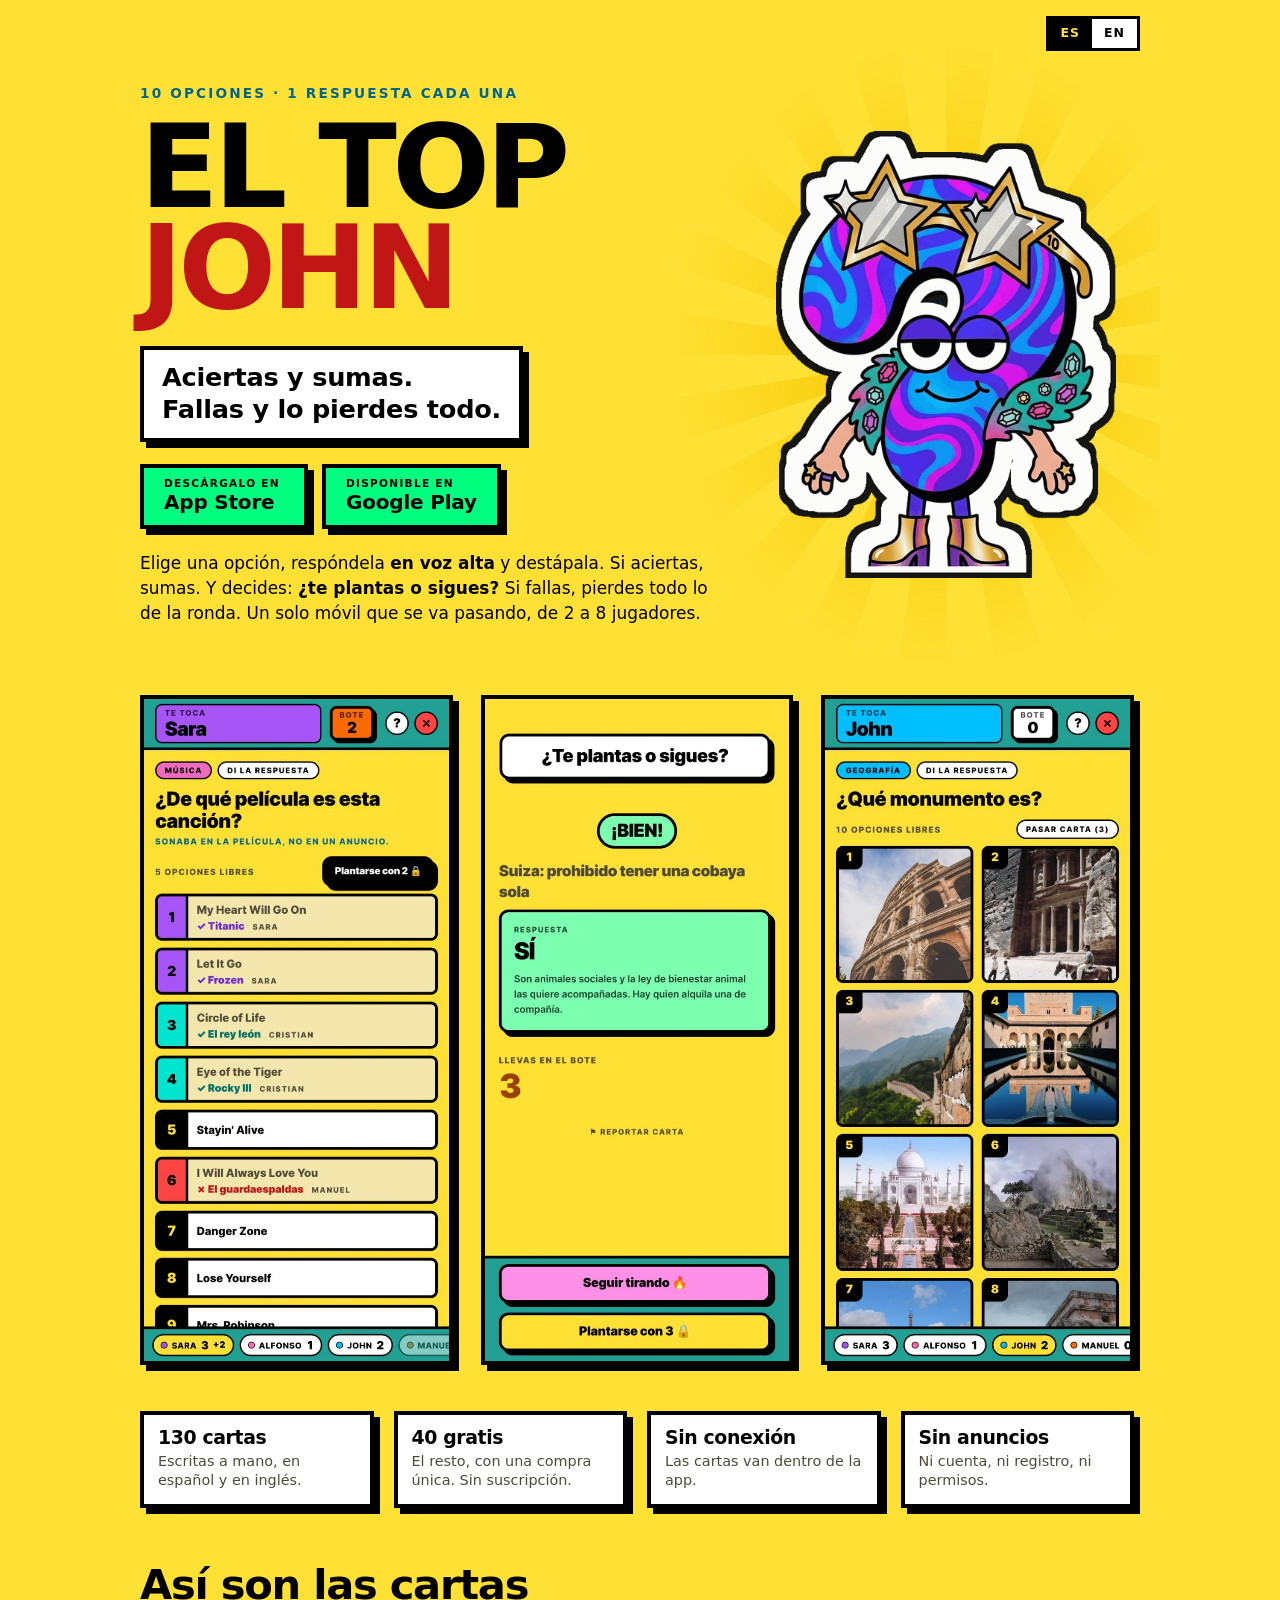
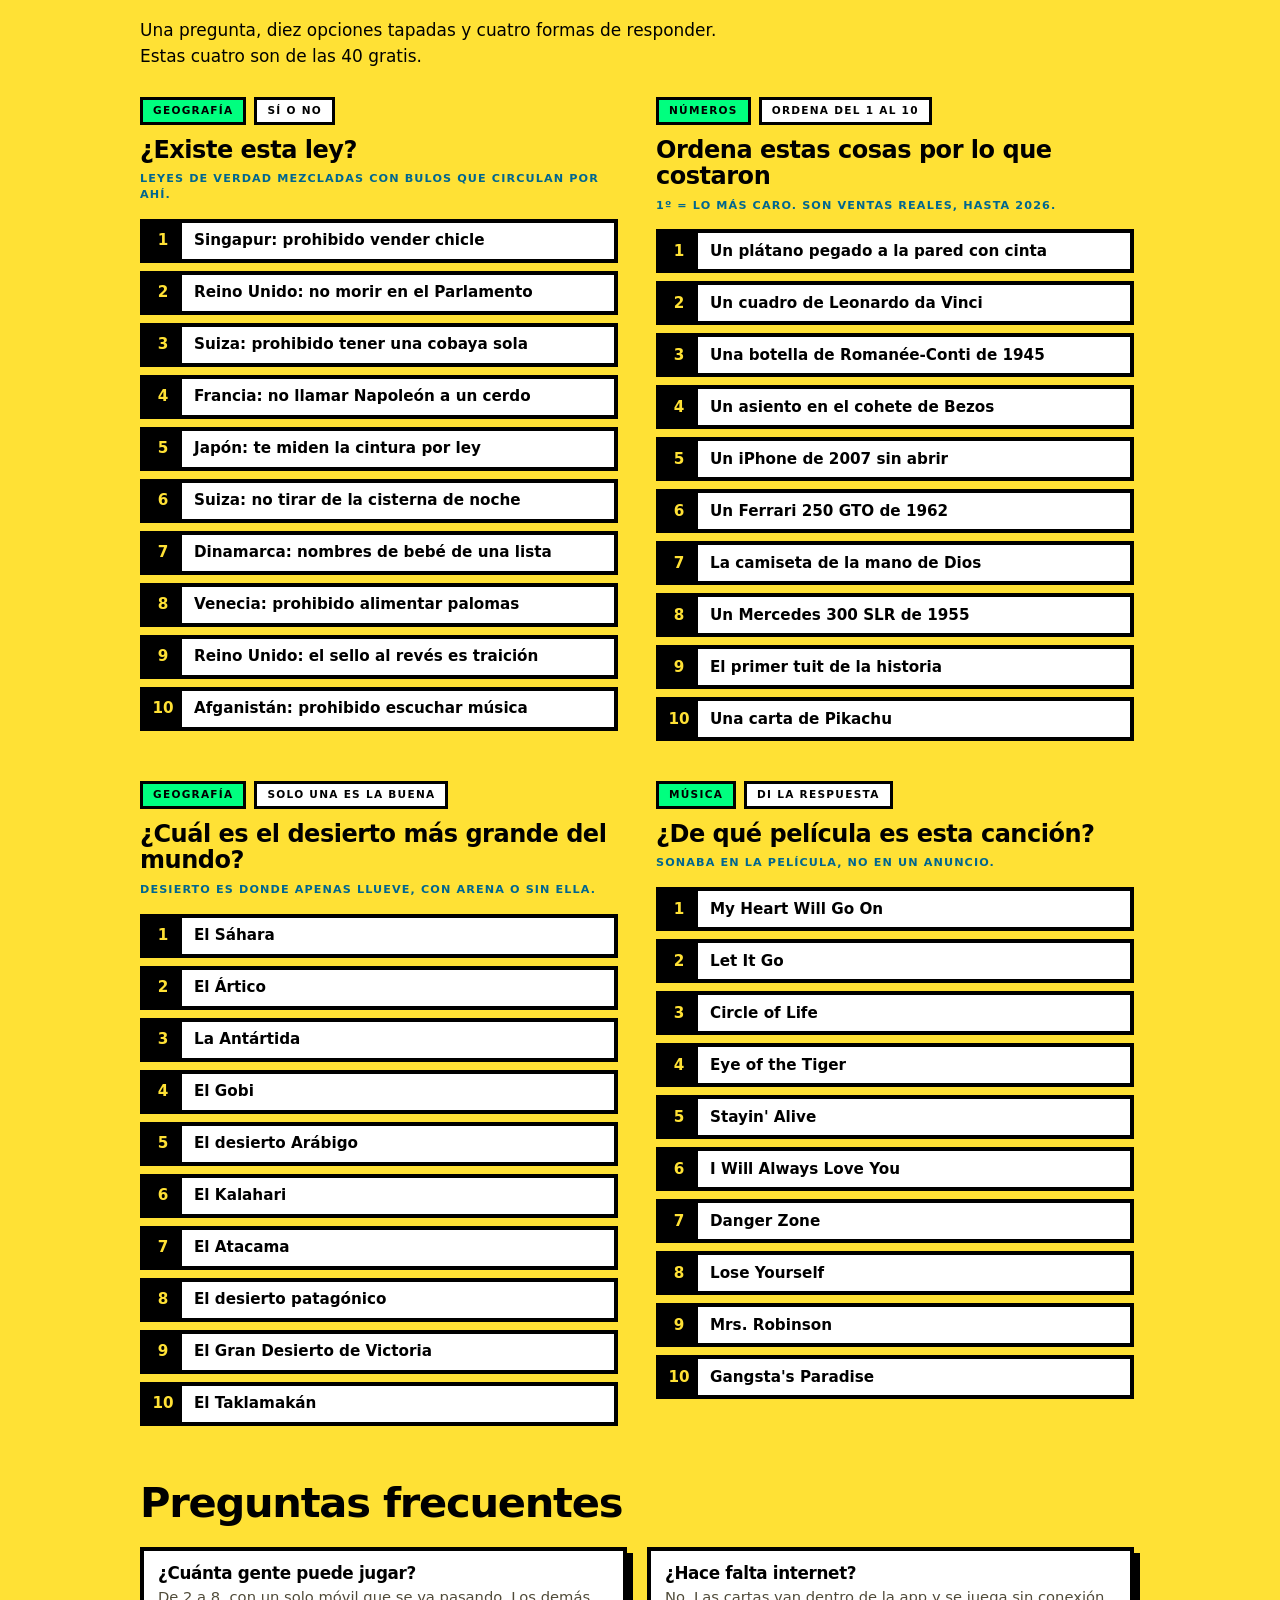
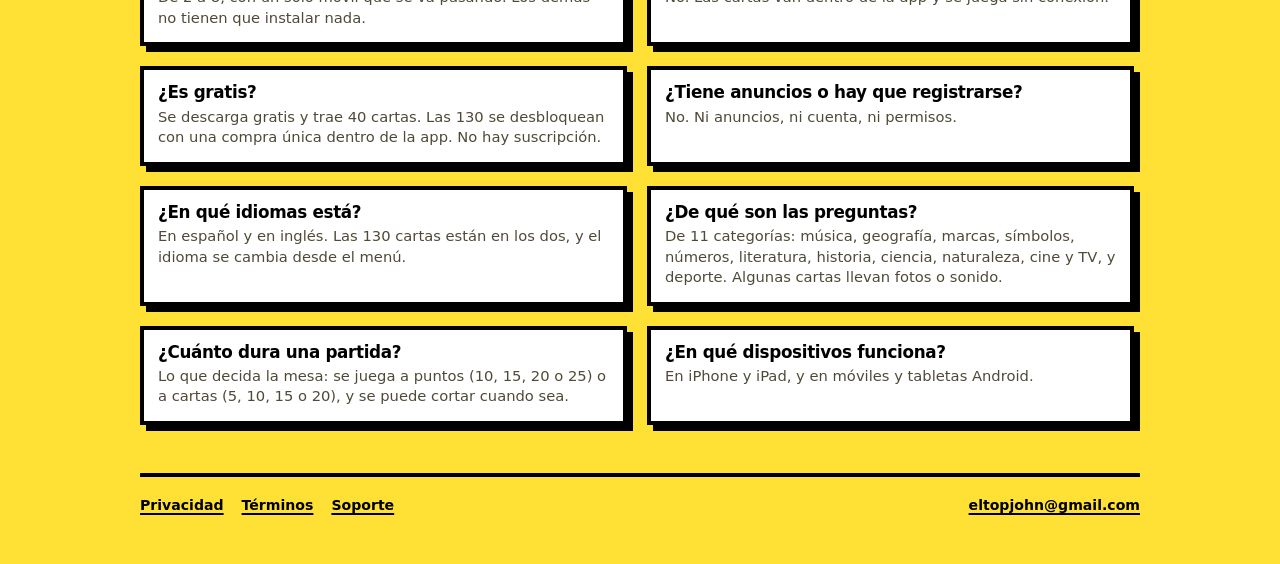
<file: index.html>
<!doctype html>
<!-- Generado por tools/paginas.js desde tools/pagina.html. No editar aquí. -->
<html lang="es">
<head>
<meta charset="utf-8">
<meta name="viewport" content="width=device-width, initial-scale=1">
<meta name="google-site-verification" content="kR1hlnaJQ_j4c9ArUrhktxRo4bKIyARJ1yvNMbyUpy0">
<title>EL TOP JOHN — juego de preguntas para grupos</title>
<meta name="description" content="Cartas de 10 opciones, un solo móvil y un bote que se pierde entero si fallas. Para iPhone y Android, en español e inglés, sin anuncios y sin cuenta.">

<script src="./assets/go.js"></script>

<meta property="og:type" content="website">
<meta property="og:site_name" content="EL TOP JOHN">
<meta property="og:locale" content="es_ES">
<meta property="og:title" content="EL TOP JOHN — 10 opciones, 1 respuesta cada una">
<meta property="og:description" content="Aciertas y sumas. Fallas y lo pierdes todo. Un juego de preguntas para la mesa, con un solo móvil.">
<meta property="og:url" content="https://eltopjohn.github.io/">
<meta property="og:image" content="https://eltopjohn.github.io/assets/og-es.jpg">
<meta property="og:image:width" content="1200">
<meta property="og:image:height" content="630">
<meta name="twitter:card" content="summary_large_image">

<link rel="canonical" href="https://eltopjohn.github.io/">
<link rel="alternate" hreflang="es" href="https://eltopjohn.github.io/">
<link rel="alternate" hreflang="en" href="https://eltopjohn.github.io/en/">
<link rel="alternate" hreflang="x-default" href="https://eltopjohn.github.io/en/">

<script type="application/ld+json">
{
  "@context": "https://schema.org",
  "@type": ["VideoGame", "MobileApplication"],
  "name": "EL TOP JOHN",
  "url": "https://eltopjohn.github.io/",
  "image": "https://eltopjohn.github.io/assets/og-es.jpg",
  "description": "Juego de preguntas para grupos de 2 a 8 personas con un solo móvil que se va pasando. Cada carta tiene 10 opciones: si aciertas, sumas al bote y decides si te plantas o sigues; si fallas, lo pierdes entero. 130 cartas en 11 categorías, en español e inglés. Se juega sin conexión, sin anuncios y sin cuenta.",
  "inLanguage": ["es", "en"],
  "genre": ["Trivia", "Juego de preguntas", "Juego para grupos"],
  "applicationCategory": "GameApplication",
  "operatingSystem": "iOS, Android",
  "gamePlatform": ["iOS", "Android"],
  "playMode": "https://schema.org/MultiPlayer",
  "numberOfPlayers": { "@type": "QuantitativeValue", "minValue": 2, "maxValue": 8 },
  "offers": {
    "@type": "Offer",
    "price": "0",
    "priceCurrency": "EUR",
    "description": "Gratis con 40 cartas. Las 130 se desbloquean con una compra única, sin suscripción."
  },
  "installUrl": [
    "https://apps.apple.com/app/id6809137317",
    "https://play.google.com/store/apps/details?id=com.gestiamigos.eltopjohn"
  ]
}
</script>

<meta name="theme-color" content="#FFE135">
<meta name="apple-itunes-app" content="app-id=6809137317">
<link rel="icon" href="./assets/favicon.png">
<link rel="apple-touch-icon" href="./assets/icon-180.png">
<link rel="stylesheet" href="./assets/styles.css">
</head>
<body>
<div class="page">

  <header class="top">
    <nav class="langs" aria-label="Idioma">
      <a href="./" hreflang="es" data-set-lang="es" aria-current="page">ES</a>
      <a href="./en/" hreflang="en" data-set-lang="en">EN</a>
    </nav>
  </header>

  <main>
    <div class="hero">
      <p class="eyebrow">10 opciones · 1 respuesta cada una</p>

      <div class="title">
        <h1><span>EL TOP</span><span class="john">JOHN</span></h1>
      </div>

      <div class="art"><img src="./assets/mascota.png" alt="" width="456" height="600"></div>

      <div class="rest">
        <p class="claim"><span>Aciertas y sumas.</span><span>Fallas y lo pierdes todo.</span></p>

        <div class="stores">
          <a class="store" data-store="ios" href="https://apps.apple.com/app/id6809137317">
            <small>Descárgalo en</small>
            App Store
          </a>
          <a class="store" data-store="android" href="https://play.google.com/store/apps/details?id=com.gestiamigos.eltopjohn">
            <small>Disponible en</small>
            Google Play
          </a>
        </div>

        <p class="pitch">Elige una opción, respóndela <strong>en voz alta</strong> y destápala. Si aciertas, sumas. Y decides: <strong>¿te plantas o sigues?</strong> Si fallas, pierdes todo lo de la ronda. Un solo móvil que se va pasando, de 2 a 8 jugadores.</p>
      </div>
    </div>

    <ul class="shots">
      <li>
        <img src="./assets/shot-es-1.jpg" alt="El tablero a media carta: cuatro opciones acertadas, una fallada y un bote de 2 en juego." width="600" height="1304">
      </li>
      <li>
        <img src="./assets/shot-es-2.jpg" alt="¿Te plantas o sigues? Una opción recién acertada, con los botones de plantarse o seguir tirando." width="600" height="1304" loading="lazy">
      </li>
      <li>
        <img src="./assets/shot-es-3.jpg" alt="Una carta con fotos: diez monumentos que hay que nombrar." width="600" height="1304" loading="lazy">
      </li>
    </ul>

    <ul class="facts">
      <li><strong>130 cartas</strong>Escritas a mano, en español y en inglés.</li>
      <li><strong>40 gratis</strong>El resto, con una compra única. Sin suscripción.</li>
      <li><strong>Sin conexión</strong>Las cartas van dentro de la app.</li>
      <li><strong>Sin anuncios</strong>Ni cuenta, ni registro, ni permisos.</li>
    </ul>

    <section class="cards" aria-labelledby="cartas">
      <h2 id="cartas">Así son las cartas</h2>
      <p class="lead">Una pregunta, diez opciones tapadas y cuatro formas de responder. Estas cuatro son de las 40 gratis.</p>

      <ul class="deck">
        <li class="card">
          <p class="tag"><b>Geografía</b> <span>Sí o no</span></p>
          <h3>¿Existe esta ley?</h3>
          <p class="hint">Leyes de verdad mezcladas con bulos que circulan por ahí.</p>
          <ul>
            <li>Singapur: prohibido vender chicle</li>
            <li>Reino Unido: no morir en el Parlamento</li>
            <li>Suiza: prohibido tener una cobaya sola</li>
            <li>Francia: no llamar Napoleón a un cerdo</li>
            <li>Japón: te miden la cintura por ley</li>
            <li>Suiza: no tirar de la cisterna de noche</li>
            <li>Dinamarca: nombres de bebé de una lista</li>
            <li>Venecia: prohibido alimentar palomas</li>
            <li>Reino Unido: el sello al revés es traición</li>
            <li>Afganistán: prohibido escuchar música</li>
          </ul>
        </li>

        <li class="card">
          <p class="tag"><b>Números</b> <span>Ordena del 1 al 10</span></p>
          <h3>Ordena estas cosas por lo que costaron</h3>
          <p class="hint">1º = lo más caro. Son ventas reales, hasta 2026.</p>
          <ul>
            <li>Un plátano pegado a la pared con cinta</li>
            <li>Un cuadro de Leonardo da Vinci</li>
            <li>Una botella de Romanée-Conti de 1945</li>
            <li>Un asiento en el cohete de Bezos</li>
            <li>Un iPhone de 2007 sin abrir</li>
            <li>Un Ferrari 250 GTO de 1962</li>
            <li>La camiseta de la mano de Dios</li>
            <li>Un Mercedes 300 SLR de 1955</li>
            <li>El primer tuit de la historia</li>
            <li>Una carta de Pikachu</li>
          </ul>
        </li>

        <li class="card">
          <p class="tag"><b>Geografía</b> <span>Solo una es la buena</span></p>
          <h3>¿Cuál es el desierto más grande del mundo?</h3>
          <p class="hint">Desierto es donde apenas llueve, con arena o sin ella.</p>
          <ul>
            <li>El Sáhara</li>
            <li>El Ártico</li>
            <li>La Antártida</li>
            <li>El Gobi</li>
            <li>El desierto Arábigo</li>
            <li>El Kalahari</li>
            <li>El Atacama</li>
            <li>El desierto patagónico</li>
            <li>El Gran Desierto de Victoria</li>
            <li>El Taklamakán</li>
          </ul>
        </li>

        <li class="card">
          <p class="tag"><b>Música</b> <span>Di la respuesta</span></p>
          <h3>¿De qué película es esta canción?</h3>
          <p class="hint">Sonaba en la película, no en un anuncio.</p>
          <ul>
            <li>My Heart Will Go On</li>
            <li>Let It Go</li>
            <li>Circle of Life</li>
            <li>Eye of the Tiger</li>
            <li>Stayin' Alive</li>
            <li>I Will Always Love You</li>
            <li>Danger Zone</li>
            <li>Lose Yourself</li>
            <li>Mrs. Robinson</li>
            <li>Gangsta's Paradise</li>
          </ul>
        </li>
      </ul>
    </section>

    <section class="faq" aria-labelledby="dudas">
      <h2 id="dudas">Preguntas frecuentes</h2>
      <dl>
        <div>
          <dt>¿Cuánta gente puede jugar?</dt>
          <dd>De 2 a 8, con un solo móvil que se va pasando. Los demás no tienen que instalar nada.</dd>
        </div>
        <div>
          <dt>¿Hace falta internet?</dt>
          <dd>No. Las cartas van dentro de la app y se juega sin conexión.</dd>
        </div>
        <div>
          <dt>¿Es gratis?</dt>
          <dd>Se descarga gratis y trae 40 cartas. Las 130 se desbloquean con una compra única dentro de la app. No hay suscripción.</dd>
        </div>
        <div>
          <dt>¿Tiene anuncios o hay que registrarse?</dt>
          <dd>No. Ni anuncios, ni cuenta, ni permisos.</dd>
        </div>
        <div>
          <dt>¿En qué idiomas está?</dt>
          <dd>En español y en inglés. Las 130 cartas están en los dos, y el idioma se cambia desde el menú.</dd>
        </div>
        <div>
          <dt>¿De qué son las preguntas?</dt>
          <dd>De 11 categorías: música, geografía, marcas, símbolos, números, literatura, historia, ciencia, naturaleza, cine y TV, y deporte. Algunas cartas llevan fotos o sonido.</dd>
        </div>
        <div>
          <dt>¿Cuánto dura una partida?</dt>
          <dd>Lo que decida la mesa: se juega a puntos (10, 15, 20 o 25) o a cartas (5, 10, 15 o 20), y se puede cortar cuando sea.</dd>
        </div>
        <div>
          <dt>¿En qué dispositivos funciona?</dt>
          <dd>En iPhone y iPad, y en móviles y tabletas Android.</dd>
        </div>
      </dl>
    </section>
  </main>

  <footer class="foot">
    <a href="https://carcanye.github.io/eltopjohn-privacy/privacidad.html"><span>Privacidad</span></a>
    <a href="https://carcanye.github.io/eltopjohn-privacy/terminos.html"><span>Términos</span></a>
    <a href="https://carcanye.github.io/eltopjohn-privacy/soporte.html"><span>Soporte</span></a>
    <a class="mail" href="mailto:eltopjohn@gmail.com">eltopjohn@gmail.com</a>
  </footer>

</div>
</body>
</html>
</file>
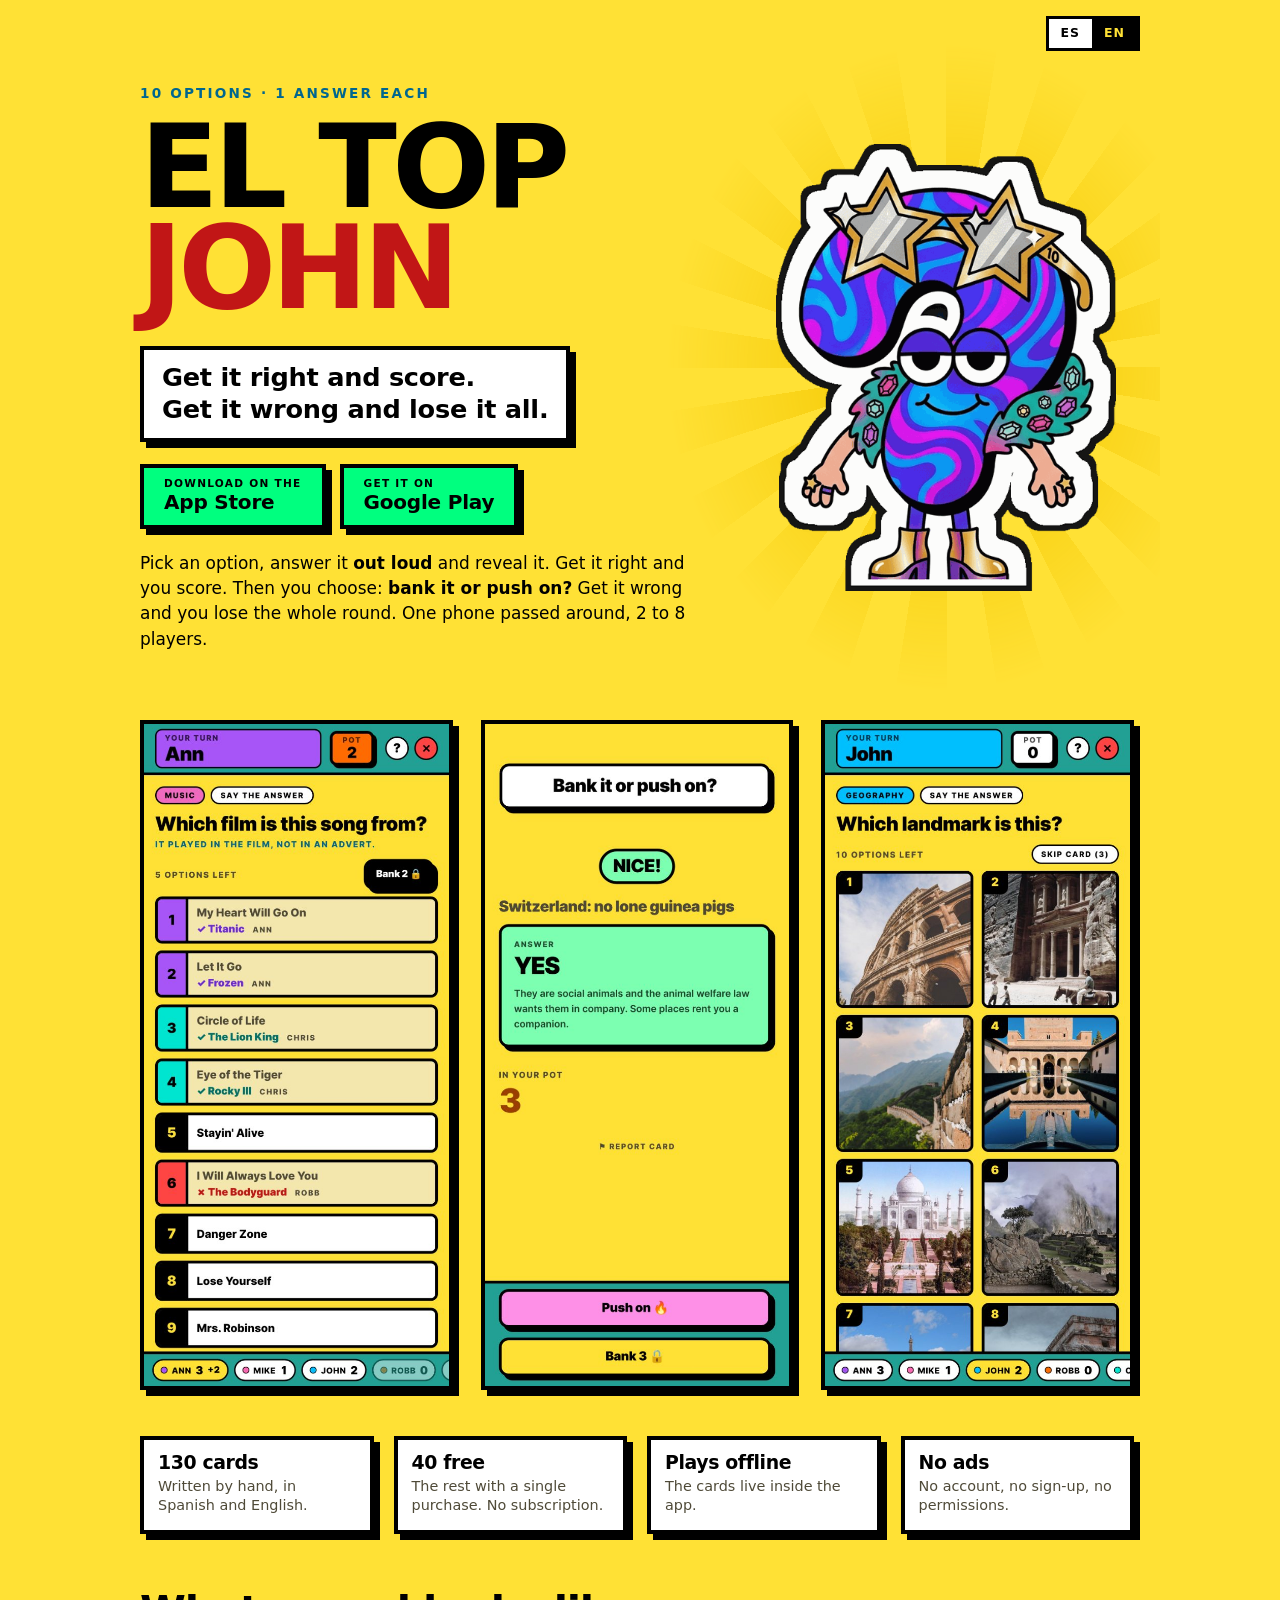
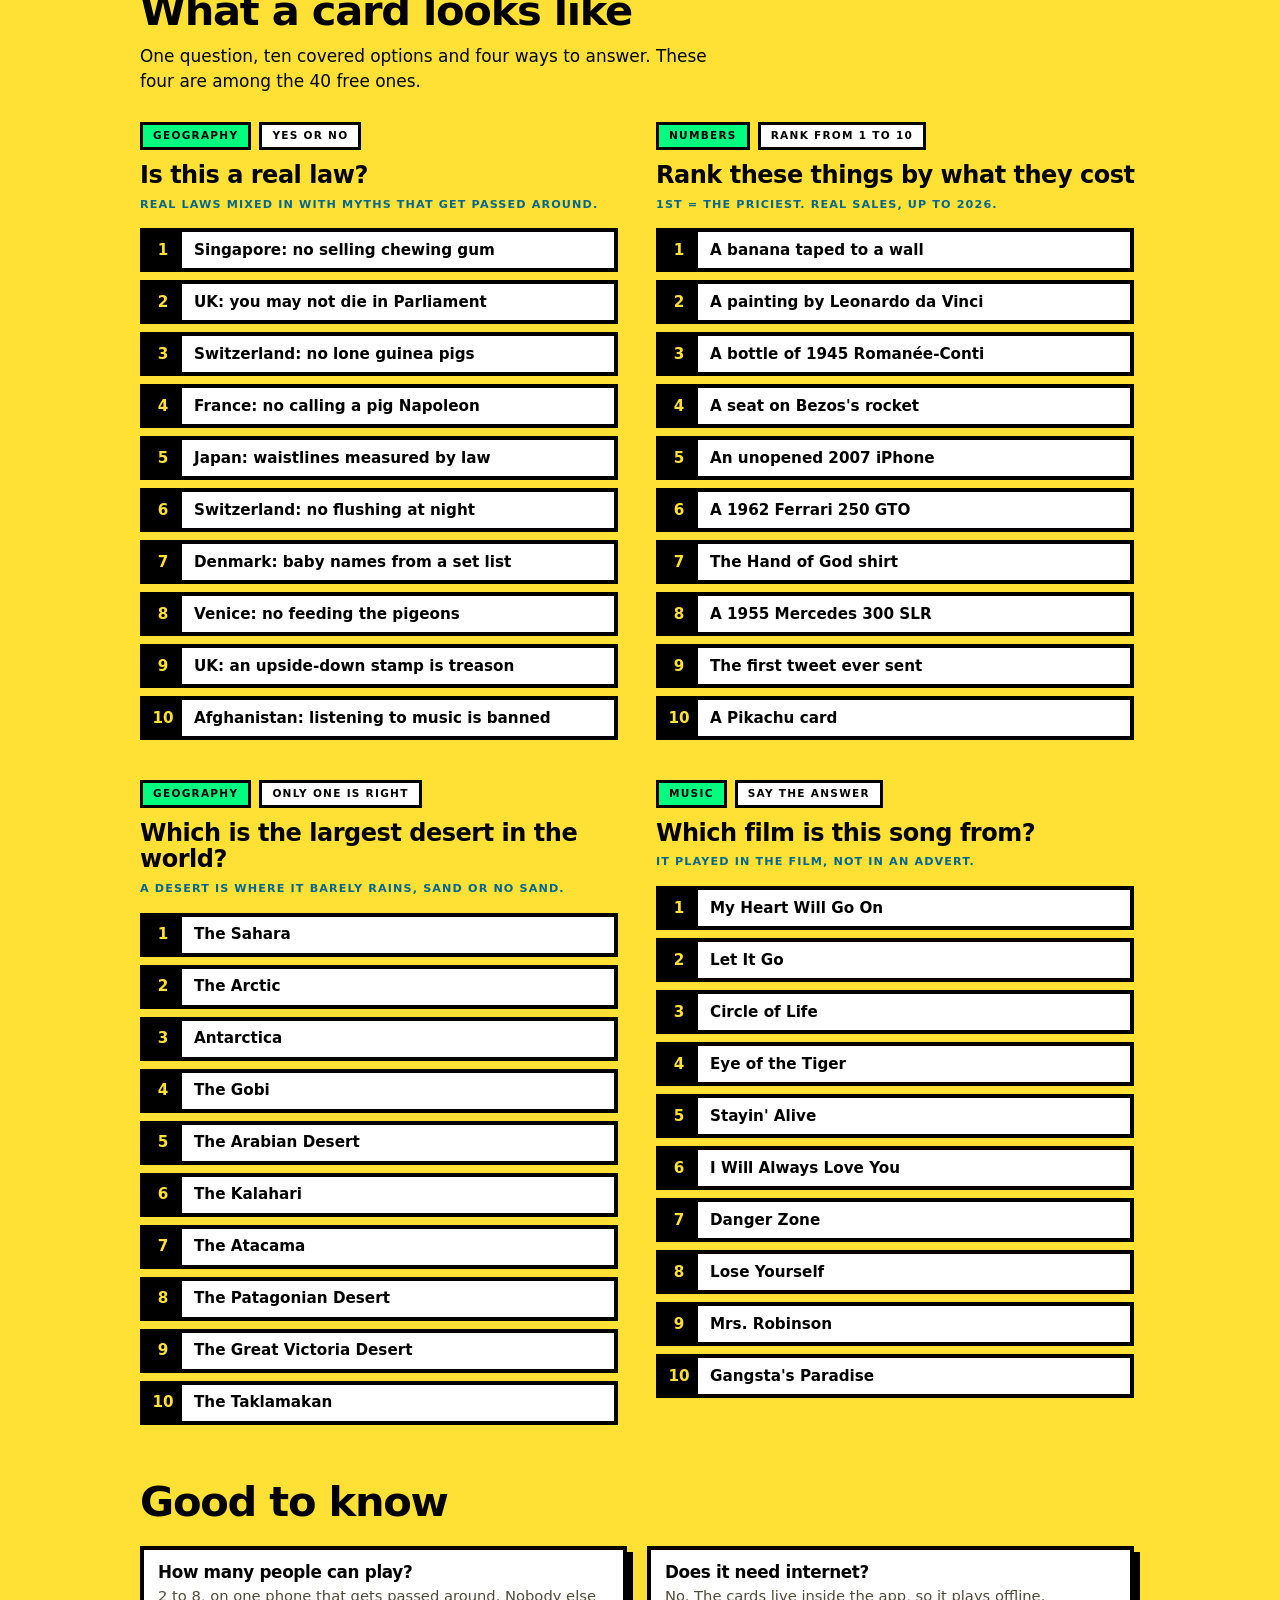
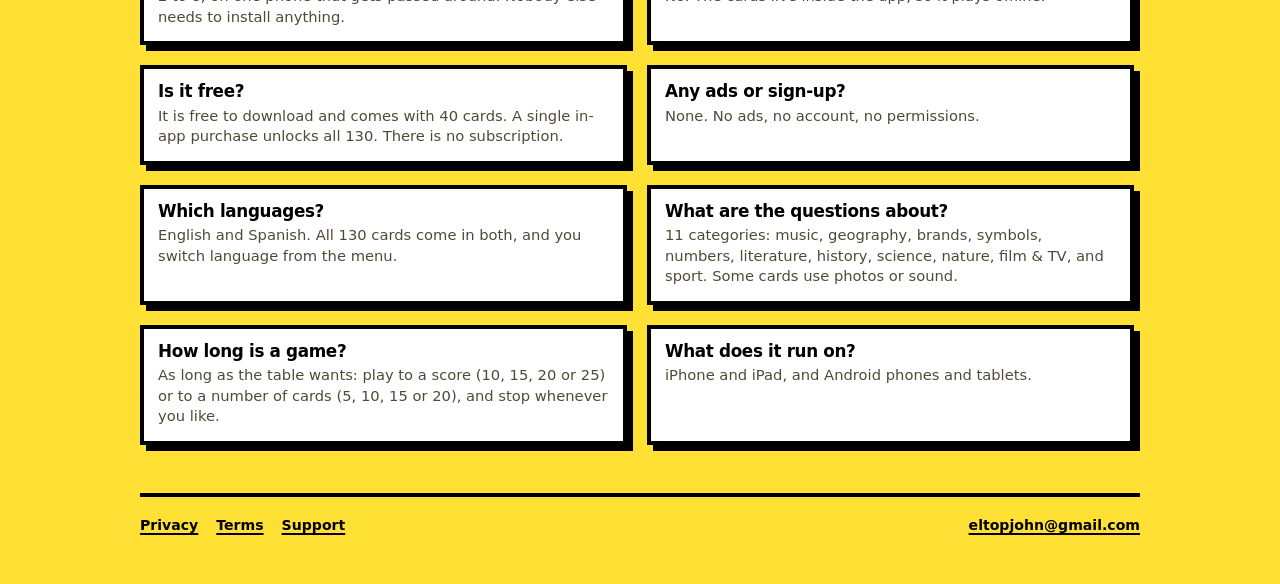
<file: en/index.html>
<!doctype html>
<!-- Generado por tools/paginas.js desde tools/pagina.html. No editar aquí. -->
<html lang="en">
<head>
<meta charset="utf-8">
<meta name="viewport" content="width=device-width, initial-scale=1">
<meta name="google-site-verification" content="kR1hlnaJQ_j4c9ArUrhktxRo4bKIyARJ1yvNMbyUpy0">
<title>EL TOP JOHN — a party quiz game</title>
<meta name="description" content="Cards with 10 options, one phone passed around and a pot you lose whole when you miss. For iPhone and Android, in English and Spanish, no ads and no account.">

<script src="../assets/go.js"></script>

<meta property="og:type" content="website">
<meta property="og:site_name" content="EL TOP JOHN">
<meta property="og:locale" content="en_US">
<meta property="og:title" content="EL TOP JOHN — 10 options, 1 answer each">
<meta property="og:description" content="Get it right and score. Get it wrong and lose it all. A quiz game for the table, played on a single phone.">
<meta property="og:url" content="https://eltopjohn.github.io/en/">
<meta property="og:image" content="https://eltopjohn.github.io/assets/og-en.jpg">
<meta property="og:image:width" content="1200">
<meta property="og:image:height" content="630">
<meta name="twitter:card" content="summary_large_image">

<link rel="canonical" href="https://eltopjohn.github.io/en/">
<link rel="alternate" hreflang="es" href="https://eltopjohn.github.io/">
<link rel="alternate" hreflang="en" href="https://eltopjohn.github.io/en/">
<link rel="alternate" hreflang="x-default" href="https://eltopjohn.github.io/en/">

<script type="application/ld+json">
{
  "@context": "https://schema.org",
  "@type": ["VideoGame", "MobileApplication"],
  "name": "EL TOP JOHN",
  "url": "https://eltopjohn.github.io/en/",
  "image": "https://eltopjohn.github.io/assets/og-en.jpg",
  "description": "A quiz game for groups of 2 to 8 on a single phone that gets passed around. Every card has 10 options: get one right and you add to the pot, then choose to bank it or push on; get one wrong and you lose it all. 130 cards in 11 categories, in English and Spanish. Plays offline, with no ads and no account.",
  "inLanguage": ["en", "es"],
  "genre": ["Trivia", "Quiz game", "Party game"],
  "applicationCategory": "GameApplication",
  "operatingSystem": "iOS, Android",
  "gamePlatform": ["iOS", "Android"],
  "playMode": "https://schema.org/MultiPlayer",
  "numberOfPlayers": { "@type": "QuantitativeValue", "minValue": 2, "maxValue": 8 },
  "offers": {
    "@type": "Offer",
    "price": "0",
    "priceCurrency": "EUR",
    "description": "Free with 40 cards. A single purchase unlocks all 130, with no subscription."
  },
  "installUrl": [
    "https://apps.apple.com/app/id6809137317",
    "https://play.google.com/store/apps/details?id=com.gestiamigos.eltopjohn"
  ]
}
</script>

<meta name="theme-color" content="#FFE135">
<meta name="apple-itunes-app" content="app-id=6809137317">
<link rel="icon" href="../assets/favicon.png">
<link rel="apple-touch-icon" href="../assets/icon-180.png">
<link rel="stylesheet" href="../assets/styles.css">
</head>
<body>
<div class="page">

  <header class="top">
    <nav class="langs" aria-label="Language">
      <a href="../" hreflang="es" data-set-lang="es">ES</a>
      <a href="../en/" hreflang="en" data-set-lang="en" aria-current="page">EN</a>
    </nav>
  </header>

  <main>
    <div class="hero">
      <p class="eyebrow">10 options · 1 answer each</p>

      <div class="title">
        <h1><span>EL TOP</span><span class="john">JOHN</span></h1>
      </div>

      <div class="art"><img src="../assets/mascota.png" alt="" width="456" height="600"></div>

      <div class="rest">
        <p class="claim"><span>Get it right and score.</span><span>Get it wrong and lose it all.</span></p>

        <div class="stores">
          <a class="store" data-store="ios" href="https://apps.apple.com/app/id6809137317">
            <small>Download on the</small>
            App Store
          </a>
          <a class="store" data-store="android" href="https://play.google.com/store/apps/details?id=com.gestiamigos.eltopjohn">
            <small>Get it on</small>
            Google Play
          </a>
        </div>

        <p class="pitch">Pick an option, answer it <strong>out loud</strong> and reveal it. Get it right and you score. Then you choose: <strong>bank it or push on?</strong> Get it wrong and you lose the whole round. One phone passed around, 2 to 8 players.</p>
      </div>
    </div>

    <ul class="shots">
      <li>
        <img src="../assets/shot-en-1.jpg" alt="The board halfway through a card: four options right, one wrong and a pot of 2 at stake." width="600" height="1304">
      </li>
      <li>
        <img src="../assets/shot-en-2.jpg" alt="Bank it or push on? An option just answered right, with the buttons to bank it or keep going." width="600" height="1304" loading="lazy">
      </li>
      <li>
        <img src="../assets/shot-en-3.jpg" alt="A photo card: ten monuments to name." width="600" height="1304" loading="lazy">
      </li>
    </ul>

    <ul class="facts">
      <li><strong>130 cards</strong>Written by hand, in Spanish and English.</li>
      <li><strong>40 free</strong>The rest with a single purchase. No subscription.</li>
      <li><strong>Plays offline</strong>The cards live inside the app.</li>
      <li><strong>No ads</strong>No account, no sign-up, no permissions.</li>
    </ul>

    <section class="cards" aria-labelledby="cartas">
      <h2 id="cartas">What a card looks like</h2>
      <p class="lead">One question, ten covered options and four ways to answer. These four are among the 40 free ones.</p>

      <ul class="deck">
        <li class="card">
          <p class="tag"><b>Geography</b> <span>Yes or no</span></p>
          <h3>Is this a real law?</h3>
          <p class="hint">Real laws mixed in with myths that get passed around.</p>
          <ul>
            <li>Singapore: no selling chewing gum</li>
            <li>UK: you may not die in Parliament</li>
            <li>Switzerland: no lone guinea pigs</li>
            <li>France: no calling a pig Napoleon</li>
            <li>Japan: waistlines measured by law</li>
            <li>Switzerland: no flushing at night</li>
            <li>Denmark: baby names from a set list</li>
            <li>Venice: no feeding the pigeons</li>
            <li>UK: an upside-down stamp is treason</li>
            <li>Afghanistan: listening to music is banned</li>
          </ul>
        </li>

        <li class="card">
          <p class="tag"><b>Numbers</b> <span>Rank from 1 to 10</span></p>
          <h3>Rank these things by what they cost</h3>
          <p class="hint">1st = the priciest. Real sales, up to 2026.</p>
          <ul>
            <li>A banana taped to a wall</li>
            <li>A painting by Leonardo da Vinci</li>
            <li>A bottle of 1945 Romanée-Conti</li>
            <li>A seat on Bezos's rocket</li>
            <li>An unopened 2007 iPhone</li>
            <li>A 1962 Ferrari 250 GTO</li>
            <li>The Hand of God shirt</li>
            <li>A 1955 Mercedes 300 SLR</li>
            <li>The first tweet ever sent</li>
            <li>A Pikachu card</li>
          </ul>
        </li>

        <li class="card">
          <p class="tag"><b>Geography</b> <span>Only one is right</span></p>
          <h3>Which is the largest desert in the world?</h3>
          <p class="hint">A desert is where it barely rains, sand or no sand.</p>
          <ul>
            <li>The Sahara</li>
            <li>The Arctic</li>
            <li>Antarctica</li>
            <li>The Gobi</li>
            <li>The Arabian Desert</li>
            <li>The Kalahari</li>
            <li>The Atacama</li>
            <li>The Patagonian Desert</li>
            <li>The Great Victoria Desert</li>
            <li>The Taklamakan</li>
          </ul>
        </li>

        <li class="card">
          <p class="tag"><b>Music</b> <span>Say the answer</span></p>
          <h3>Which film is this song from?</h3>
          <p class="hint">It played in the film, not in an advert.</p>
          <ul>
            <li>My Heart Will Go On</li>
            <li>Let It Go</li>
            <li>Circle of Life</li>
            <li>Eye of the Tiger</li>
            <li>Stayin' Alive</li>
            <li>I Will Always Love You</li>
            <li>Danger Zone</li>
            <li>Lose Yourself</li>
            <li>Mrs. Robinson</li>
            <li>Gangsta's Paradise</li>
          </ul>
        </li>
      </ul>
    </section>

    <section class="faq" aria-labelledby="dudas">
      <h2 id="dudas">Good to know</h2>
      <dl>
        <div>
          <dt>How many people can play?</dt>
          <dd>2 to 8, on one phone that gets passed around. Nobody else needs to install anything.</dd>
        </div>
        <div>
          <dt>Does it need internet?</dt>
          <dd>No. The cards live inside the app, so it plays offline.</dd>
        </div>
        <div>
          <dt>Is it free?</dt>
          <dd>It is free to download and comes with 40 cards. A single in-app purchase unlocks all 130. There is no subscription.</dd>
        </div>
        <div>
          <dt>Any ads or sign-up?</dt>
          <dd>None. No ads, no account, no permissions.</dd>
        </div>
        <div>
          <dt>Which languages?</dt>
          <dd>English and Spanish. All 130 cards come in both, and you switch language from the menu.</dd>
        </div>
        <div>
          <dt>What are the questions about?</dt>
          <dd>11 categories: music, geography, brands, symbols, numbers, literature, history, science, nature, film &amp; TV, and sport. Some cards use photos or sound.</dd>
        </div>
        <div>
          <dt>How long is a game?</dt>
          <dd>As long as the table wants: play to a score (10, 15, 20 or 25) or to a number of cards (5, 10, 15 or 20), and stop whenever you like.</dd>
        </div>
        <div>
          <dt>What does it run on?</dt>
          <dd>iPhone and iPad, and Android phones and tablets.</dd>
        </div>
      </dl>
    </section>
  </main>

  <footer class="foot">
    <a href="https://carcanye.github.io/eltopjohn-privacy/privacidad.html"><span>Privacy</span></a>
    <a href="https://carcanye.github.io/eltopjohn-privacy/terminos.html"><span>Terms</span></a>
    <a href="https://carcanye.github.io/eltopjohn-privacy/soporte.html"><span>Support</span></a>
    <a class="mail" href="mailto:eltopjohn@gmail.com">eltopjohn@gmail.com</a>
  </footer>

</div>
</body>
</html>
</file>
<file: assets/styles.css>
/* EL TOP JOHN — la página del enlace de «Compartir». La paleta es la del tema
   «neón» del juego (`neonv2` en `src/theme/colors.ts`), que es el de fábrica y
   el de la ficha de las tiendas: fondo amarillo, tinta negra, esquina a
   escuadra y sombra dura desplazada. Sin fuentes de fuera: la del sistema, como
   la app, y así un toque desde WhatsApp no espera a nadie. */

:root {
  --bg: #FFE135;
  --ray: #F7CE0E;
  --ink: #000000;
  --muted: #4F4A38;
  --surface: #FFFFFF;
  --go: #00FF7F;
  --red-ink: #C11616;
  --blue-ink: #00668F;
  --drawer: #23A094;

  --line: 4px;
  --drop: 6px;
}

* { box-sizing: border-box; }

html { -webkit-text-size-adjust: 100%; }

body {
  margin: 0;
  background: var(--bg);
  color: var(--ink);
  font-family: system-ui, -apple-system, "Segoe UI", Roboto, "Helvetica Neue", Arial, sans-serif;
  font-size: 17px;
  line-height: 1.5;
  -webkit-font-smoothing: antialiased;
}

/* `clip` y no `hidden`: los rayos de la mascota se salen de su columna a
   propósito, y no tienen que dar scroll a lo ancho. */
.page { max-width: 1040px; margin: 0 auto; padding: 0 20px 48px; overflow-x: hidden; overflow-x: clip; }

a { color: inherit; text-underline-offset: 3px; text-decoration-thickness: 2px; }
a:focus-visible, button:focus-visible { outline: 3px solid var(--blue-ink); outline-offset: 3px; }

/* ---------- Barra de arriba ---------- */

.top { display: flex; justify-content: flex-end; padding: 16px 0 4px; }

/* Cada idioma es otra página (`/` y `/en/`), así que son enlaces. */
.langs { display: flex; border: 3px solid var(--ink); background: var(--surface); }
.langs a {
  font-size: 0.78rem;
  font-weight: 800;
  letter-spacing: 0.08em;
  padding: 5px 12px;
  color: var(--ink);
  text-decoration: none;
}
.langs a[aria-current="page"] { background: var(--ink); color: var(--bg); }

/* ---------- Portada ---------- */

.hero {
  display: grid;
  grid-template-columns: minmax(0, 1fr) auto;
  grid-template-areas: "eyebrow eyebrow" "title art" "rest rest";
  align-items: center;
  gap: 20px 8px;
  padding: 12px 0 8px;
}
.eyebrow { grid-area: eyebrow; }
.title { grid-area: title; }
.art { grid-area: art; }
.rest { grid-area: rest; display: grid; gap: 22px; justify-items: start; }

.eyebrow {
  margin: 0 0 -8px;
  font-size: 0.7rem;
  font-weight: 800;
  letter-spacing: 0.14em;
  text-transform: uppercase;
  color: var(--blue-ink);
}

h1 {
  margin: 0;
  font-size: clamp(2.9rem, 15.5vw, 7.2rem);
  font-weight: 900;
  line-height: 0.88;
  letter-spacing: -0.04em;
}
h1 span { display: block; white-space: nowrap; }
h1 .john { color: var(--red-ink); }

/* Los rayos del icono, solo detrás de la mascota: el texto se queda sobre el
   amarillo liso, que es contra el que están medidas las tintas. */
.art { position: relative; display: grid; place-items: center; }
.art::before {
  content: "";
  position: absolute;
  inset: -22%;
  background: repeating-conic-gradient(var(--ray) 0 9deg, transparent 9deg 18deg);
  -webkit-mask-image: radial-gradient(closest-side, #000 35%, transparent 100%);
          mask-image: radial-gradient(closest-side, #000 35%, transparent 100%);
}
.art img { position: relative; display: block; width: min(28vw, 150px); height: auto; }

.claim {
  margin: 0;
  background: var(--surface);
  border: var(--line) solid var(--ink);
  box-shadow: var(--drop) var(--drop) 0 var(--ink);
  padding: 12px 18px;
  font-size: clamp(1.15rem, 4.6vw, 1.6rem);
  font-weight: 800;
  line-height: 1.25;
  letter-spacing: -0.01em;
}
.claim span { display: block; }

.pitch { margin: 0; max-width: 34em; font-size: 1.06rem; }
.pitch strong { font-weight: 800; }

.stores { display: flex; flex-wrap: wrap; gap: 14px; }
.store {
  display: inline-flex;
  flex-direction: column;
  min-width: 168px;
  background: var(--go);
  color: var(--ink);
  border: var(--line) solid var(--ink);
  box-shadow: var(--drop) var(--drop) 0 var(--ink);
  padding: 9px 20px 11px;
  text-decoration: none;
  font-size: 1.25rem;
  font-weight: 900;
  letter-spacing: -0.01em;
  line-height: 1.2;
}
.store small { font-size: 0.66rem; font-weight: 800; letter-spacing: 0.12em; text-transform: uppercase; }
a.store[href]:active { transform: translate(var(--drop), var(--drop)); box-shadow: none; }

/* El de una tienda en la que la app no está: lo apaga go.js (`live`). */
.store.soon { background: transparent; border-style: dashed; box-shadow: none; color: var(--muted); }

@media (min-width: 820px) {
  .hero { grid-template-columns: minmax(0, 1.2fr) minmax(0, 0.8fr); grid-template-areas: "eyebrow art" "title art" "rest art"; gap: 26px 32px; padding: 28px 0 24px; }
  .eyebrow { margin-bottom: -12px; font-size: 0.85rem; letter-spacing: 0.16em; }
  .rest { align-self: start; }
  .art img { width: min(30vw, 340px); }
}

/* ---------- Capturas ---------- */

.shots {
  display: grid;
  grid-auto-flow: column;
  grid-auto-columns: 62%;
  gap: 16px;
  margin: 36px -20px 0;
  padding: 0 26px 10px 20px;
  list-style: none;
  overflow-x: auto;
  scroll-snap-type: x mandatory;
  scrollbar-width: none;
}
.shots::-webkit-scrollbar { display: none; }
.shots li { scroll-snap-align: center; }
.shots img {
  display: block;
  width: 100%;
  height: auto;
  background: var(--surface);
  border: var(--line) solid var(--ink);
  box-shadow: var(--drop) var(--drop) 0 var(--ink);
}

@media (min-width: 700px) {
  .shots { grid-auto-flow: row; grid-template-columns: repeat(3, minmax(0, 1fr)); gap: 28px; margin: 44px 0 0; padding: 0 var(--drop) var(--drop) 0; overflow: visible; }
}

/* ---------- Lo que trae ---------- */

.facts { display: grid; grid-template-columns: repeat(2, minmax(0, 1fr)); gap: 14px; margin: 40px 0 0; padding: 0 var(--drop) 0 0; list-style: none; }
.facts li { background: var(--surface); border: var(--line) solid var(--ink); box-shadow: var(--drop) var(--drop) 0 var(--ink); padding: 12px 14px 14px; font-size: 0.9rem; line-height: 1.35; color: var(--muted); }
.facts strong { display: block; margin-bottom: 3px; color: var(--ink); font-size: 1.05rem; font-weight: 900; letter-spacing: -0.02em; line-height: 1.15; }

@media (min-width: 820px) {
  .facts { grid-template-columns: repeat(4, minmax(0, 1fr)); gap: 20px; }
  .facts strong { font-size: 1.18rem; }
}

/* ---------- Cartas de muestra ---------- */

h2 { margin: 0; font-size: clamp(1.7rem, 7.4vw, 2.6rem); font-weight: 900; line-height: 1; letter-spacing: -0.03em; }
.cards, .faq { margin-top: 56px; }
.lead { margin: 12px 0 0; max-width: 34em; font-size: 1.06rem; }

/* En el móvil se pasan de lado, como las capturas. */
.deck {
  display: grid;
  grid-auto-flow: column;
  grid-auto-columns: 86%;
  gap: 18px;
  margin: 24px -20px 0;
  padding: 0 26px 10px 20px;
  list-style: none;
  overflow-x: auto;
  scroll-snap-type: x mandatory;
  scrollbar-width: none;
}
.deck::-webkit-scrollbar { display: none; }
.card { scroll-snap-align: center; }

/* La categoría y la forma de responder, como las dos pastillas del tablero. */
.tag { display: flex; flex-wrap: wrap; gap: 8px; margin: 0 0 12px; font-size: 0.66rem; font-weight: 800; letter-spacing: 0.12em; text-transform: uppercase; }
.tag b, .tag span { border: 3px solid var(--ink); padding: 3px 10px; font-weight: 800; }
.tag b { background: var(--go); }
.tag span { background: var(--surface); }

.card h3 { margin: 0; font-size: clamp(1.25rem, 5.4vw, 1.5rem); font-weight: 900; line-height: 1.1; letter-spacing: -0.02em; }
.hint { margin: 8px 0 0; font-size: 0.7rem; font-weight: 800; line-height: 1.4; letter-spacing: 0.1em; text-transform: uppercase; color: var(--blue-ink); }

/* Las diez opciones, con su número en negro: lo pone el CSS, no va escrito. */
.card ul { display: grid; gap: 8px; margin: 16px 0 0; padding: 0 var(--drop) 0 0; list-style: none; counter-reset: opcion; }
.card ul li {
  counter-increment: opcion;
  position: relative;
  display: flex;
  align-items: center;
  min-height: 44px;
  /* La franja negra del número es fondo, para que llegue de borde a borde
     aunque la opción ocupe dos líneas. */
  background: linear-gradient(to right, var(--ink) 38px, var(--surface) 38px);
  border: var(--line) solid var(--ink);
  padding: 6px 10px 6px 50px;
  font-size: 0.95rem;
  font-weight: 700;
  line-height: 1.2;
}
.card ul li::before {
  content: counter(opcion);
  position: absolute;
  inset: 0 auto 0 0;
  display: grid;
  place-items: center;
  width: 38px;
  color: var(--bg);
  font-weight: 900;
}

@media (min-width: 700px) {
  .deck { grid-auto-flow: row; grid-template-columns: repeat(2, minmax(0, 1fr)); gap: 40px 32px; margin: 28px 0 0; padding: 0; overflow: visible; }
}

/* ---------- Preguntas frecuentes ---------- */

.faq dl { display: grid; gap: 14px; margin: 24px 0 0; padding: 0 var(--drop) 0 0; }
.faq dl > div { background: var(--surface); border: var(--line) solid var(--ink); box-shadow: var(--drop) var(--drop) 0 var(--ink); padding: 12px 14px 14px; }
.faq dt { color: var(--ink); font-size: 1.05rem; font-weight: 900; letter-spacing: -0.02em; line-height: 1.2; }
.faq dd { margin: 4px 0 0; font-size: 0.92rem; line-height: 1.4; color: var(--muted); }

@media (min-width: 700px) {
  .faq dl { grid-template-columns: repeat(2, minmax(0, 1fr)); gap: 20px; }
}

/* ---------- Pie ---------- */

.foot { display: flex; flex-wrap: wrap; gap: 8px 18px; margin-top: 48px; padding-top: 18px; border-top: var(--line) solid var(--ink); font-size: 0.88rem; font-weight: 600; }
.foot .mail { margin-left: auto; }
@media (max-width: 520px) { .foot .mail { margin-left: 0; } }
</file>
